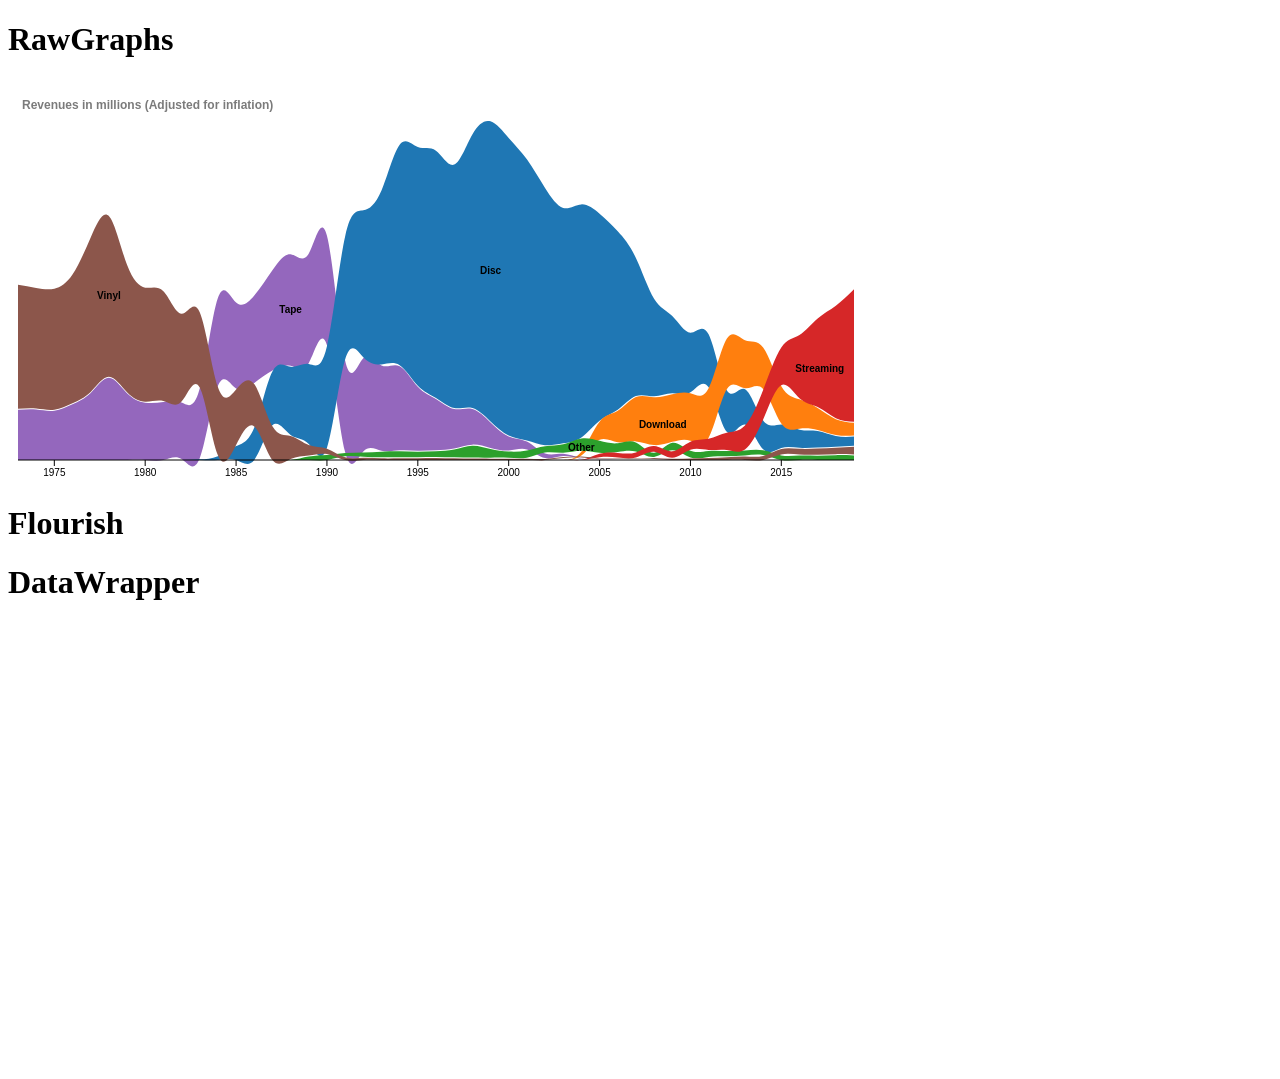
<file: index.html>
<!DOCTYPE html>
<html>
<head>
  <meta charset="utf-8">
  <meta name="viewport" content="width=device-width">
  <title>Infovis</title>
</head>

<body>

  <h1>RawGraphs</h1>

  <object type="image/svg+xml" data="./bump.svg"></object>

  <h1>Flourish</h1>

  <div class="flourish-embed flourish-chart" data-src="visualisation/29930103">
    <script src="https://public.flourish.studio/resources/embed.js"></script>
    <noscript>
      <img
        src="https://public.flourish.studio/visualisation/29930103/thumbnail"
        width="100%"
        alt="chart visualization"
      />
    </noscript>
  </div>
  <h1>DataWrapper</h1>
  <div style="min-height:449px" id="datawrapper-vis-kWV86"><script type="text/javascript" defer src="https://datawrapper.dwcdn.net/kWV86/embed.js" charset="utf-8" data-target="#datawrapper-vis-kWV86"></script><noscript><img src="https://datawrapper.dwcdn.net/kWV86/full.png" alt="male &amp;amp; female preferences for pizza toppings (Range Plot)" /></noscript></div>

</body>
</html>
</file>
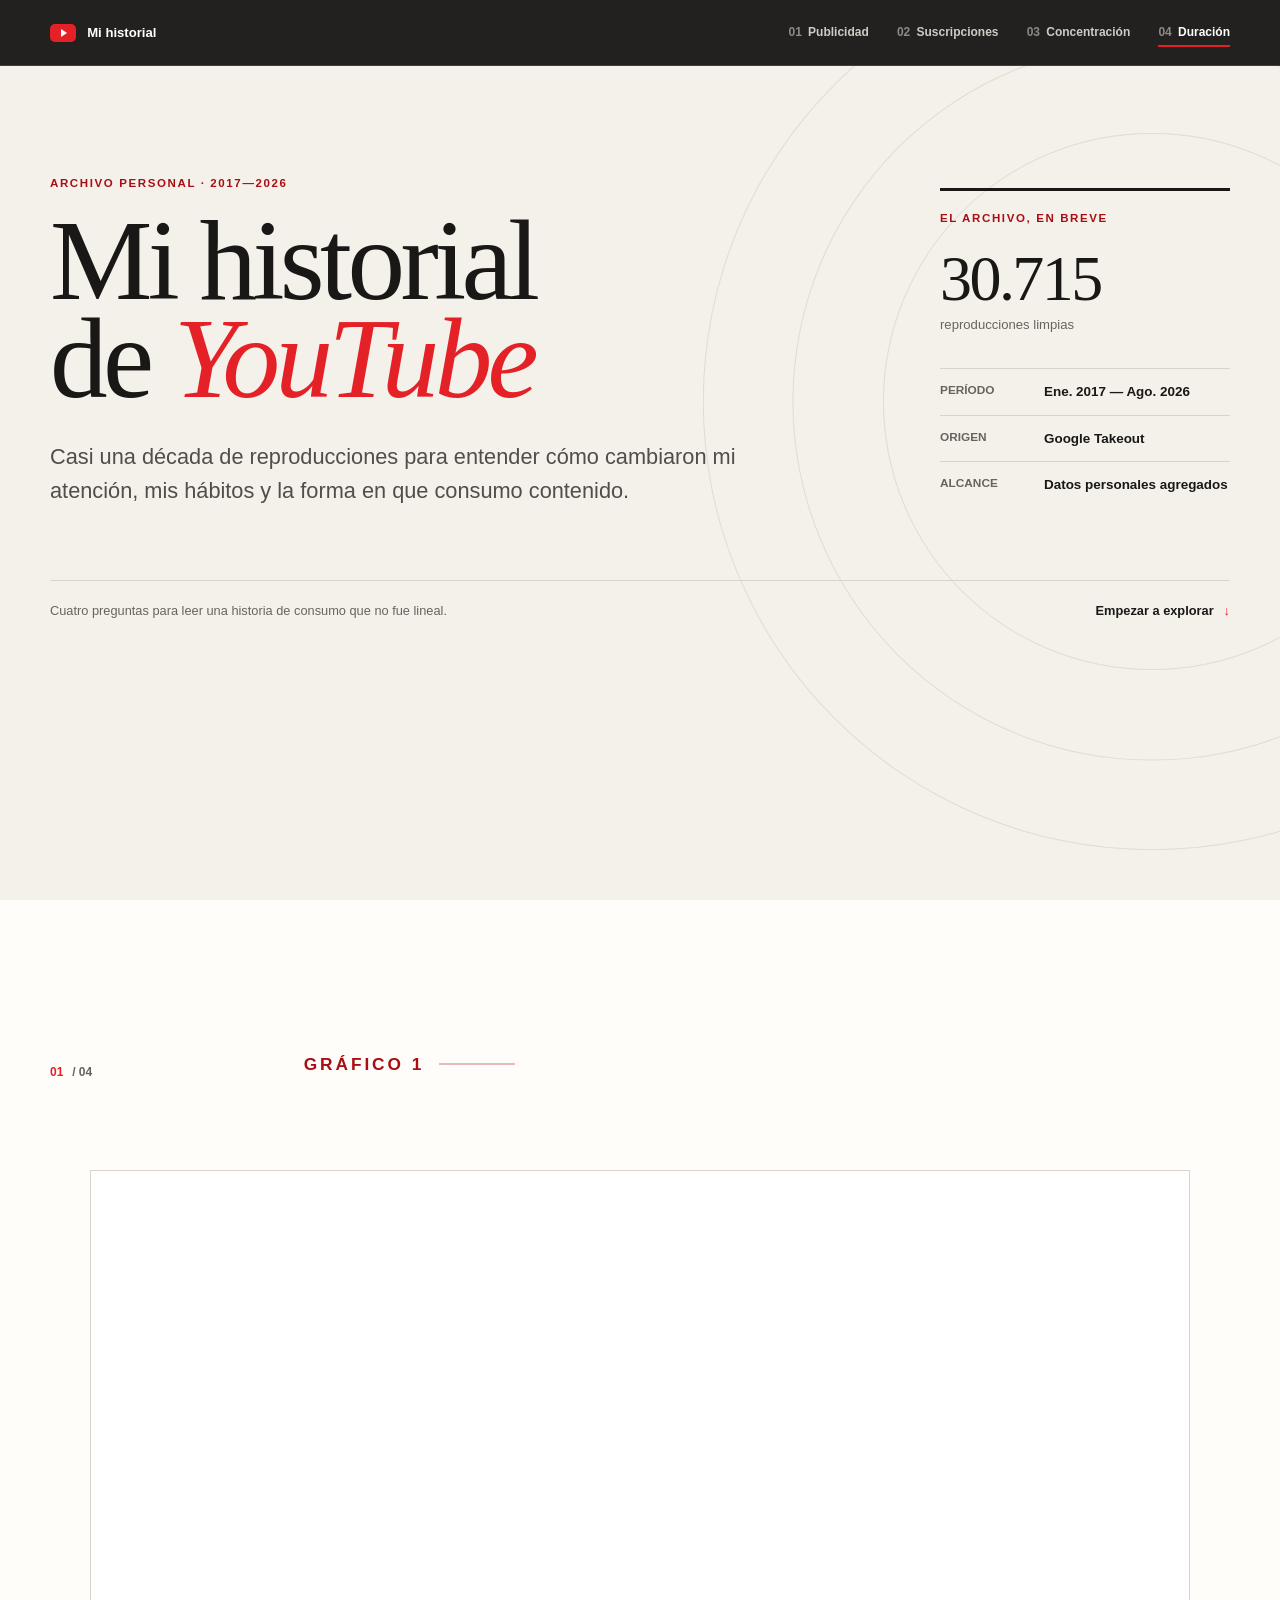
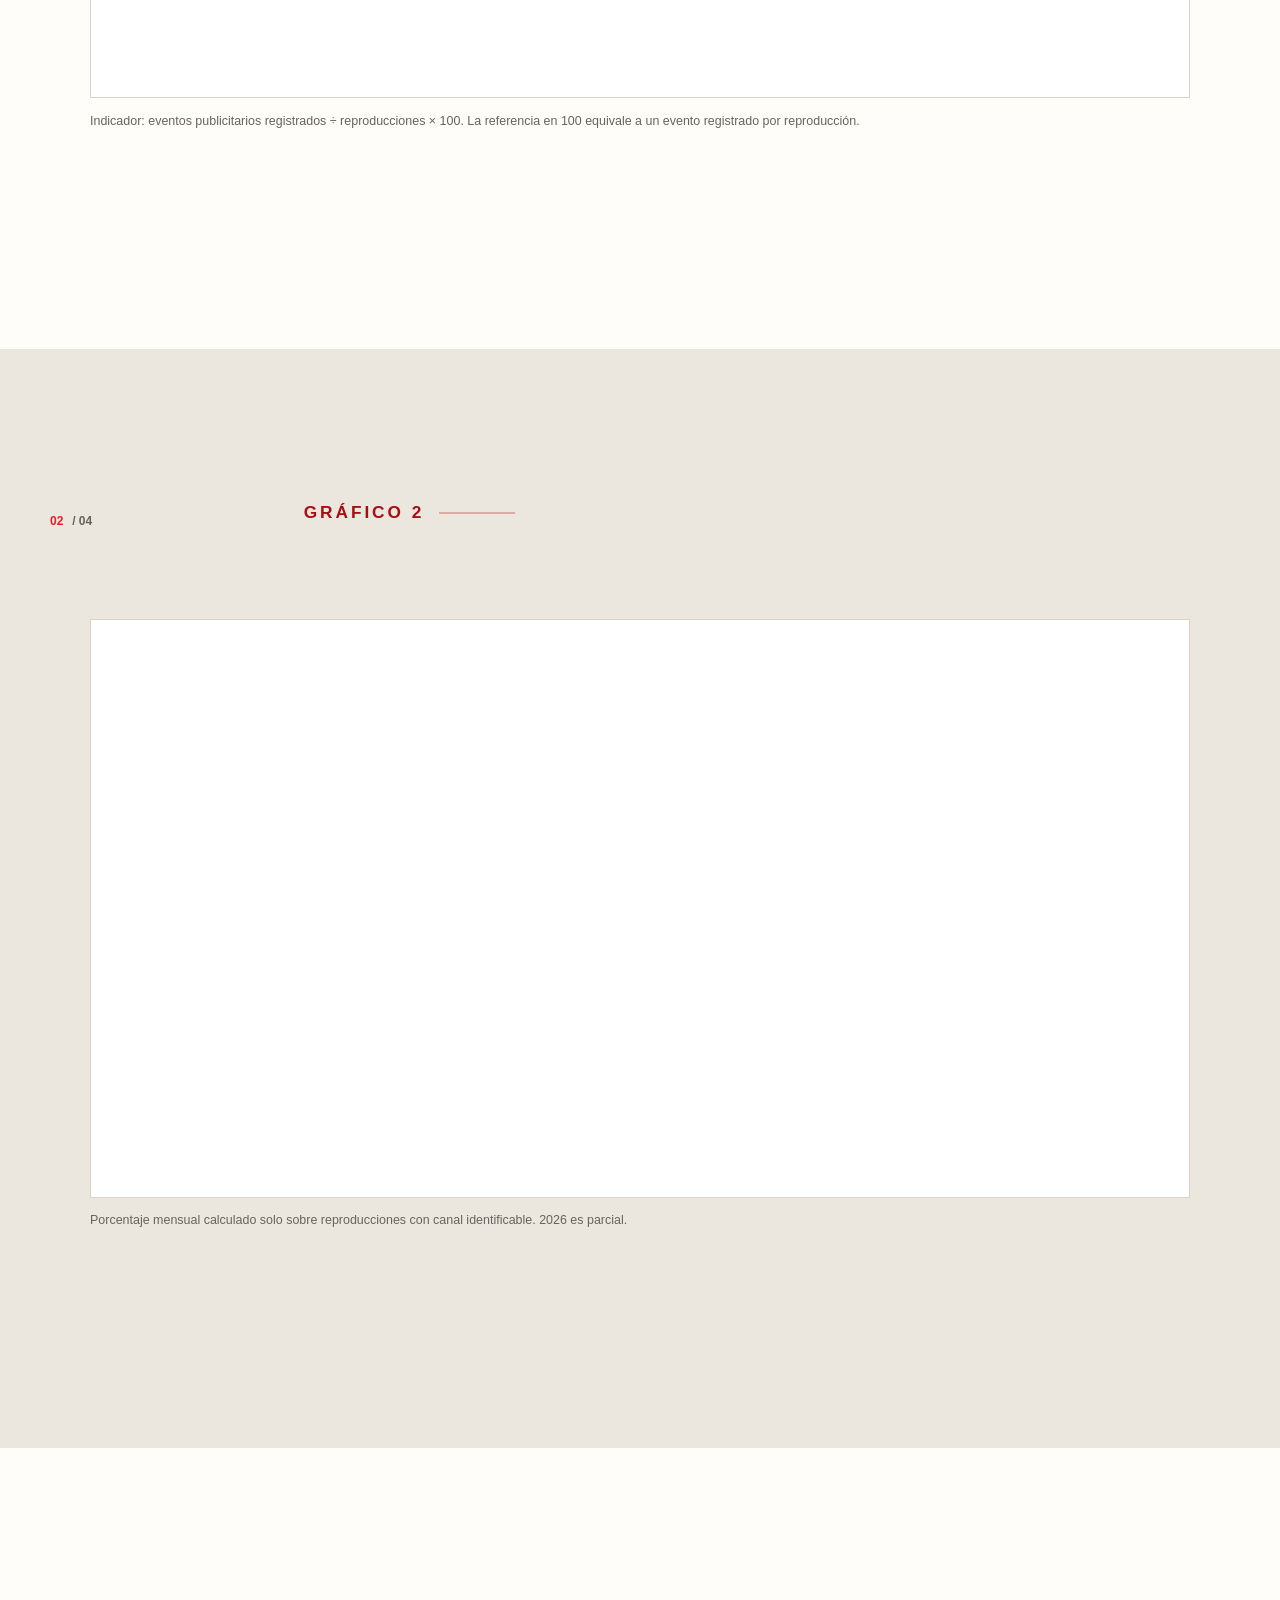
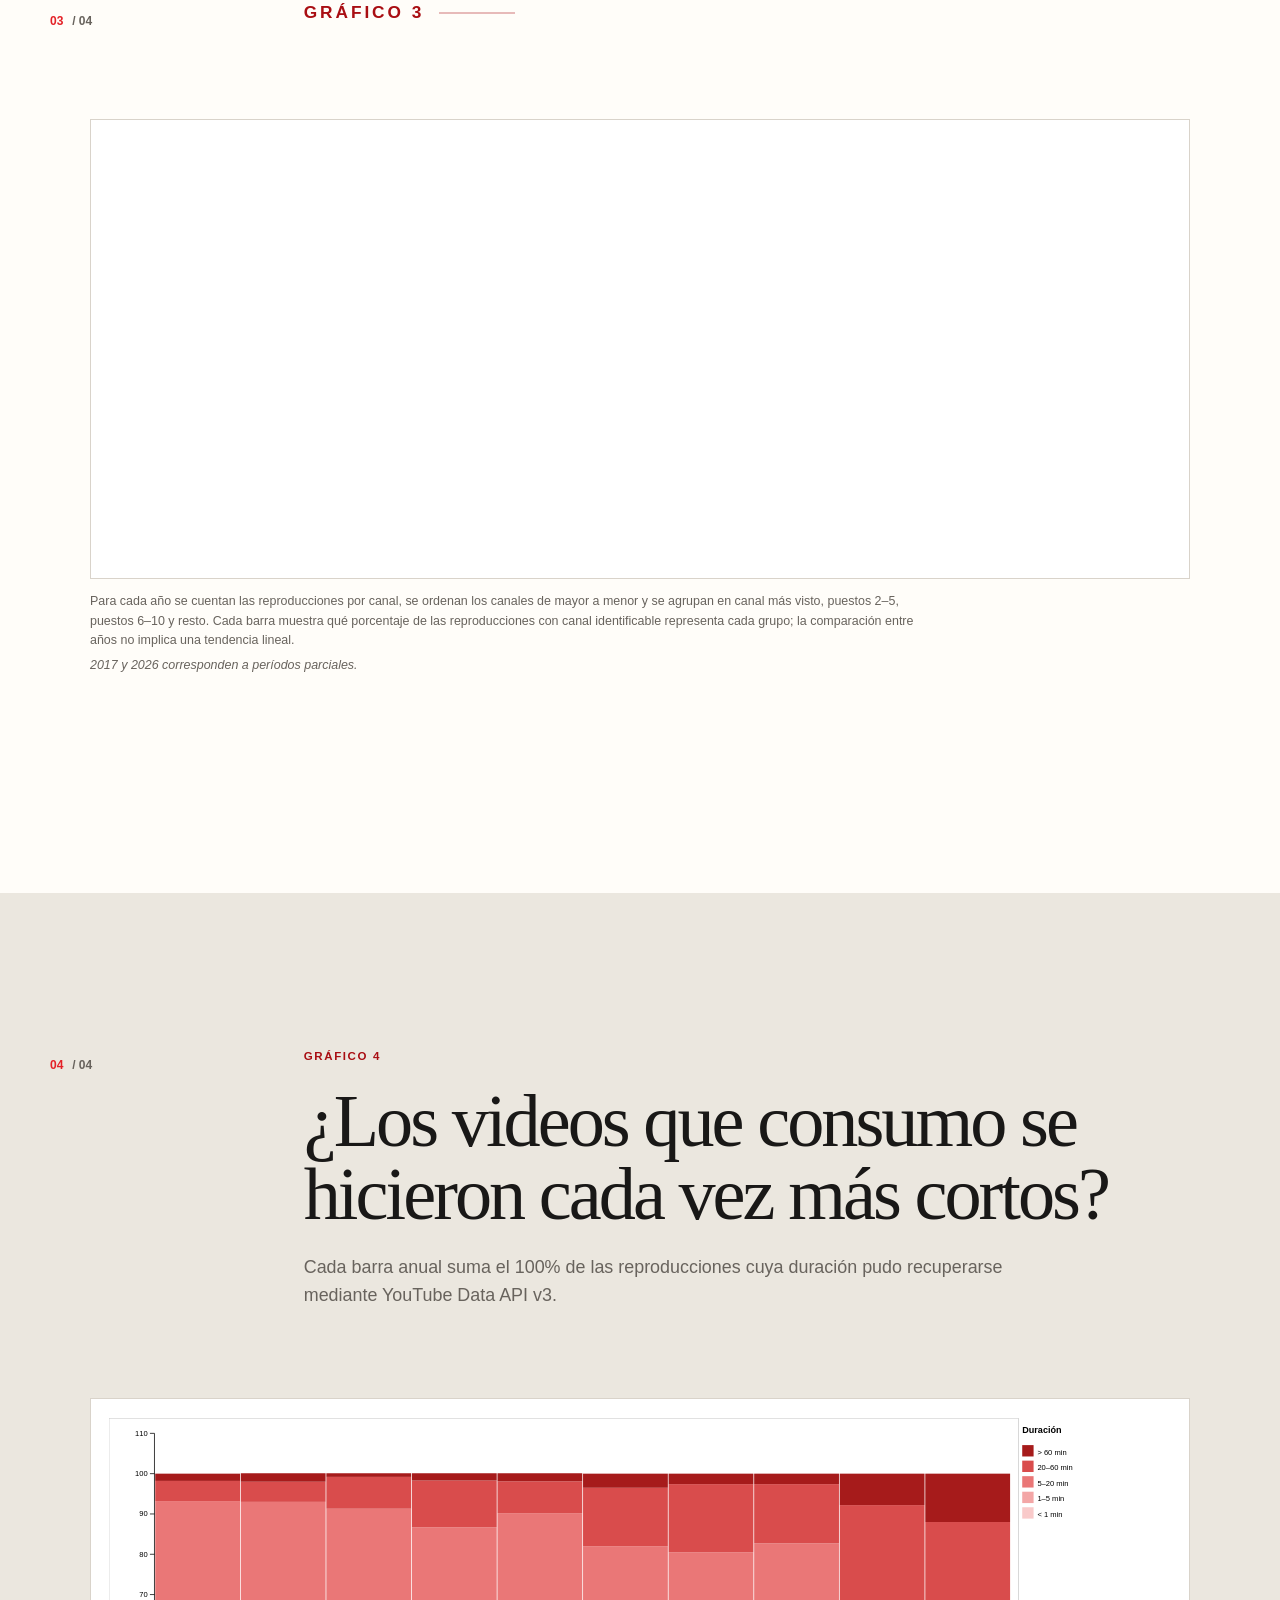
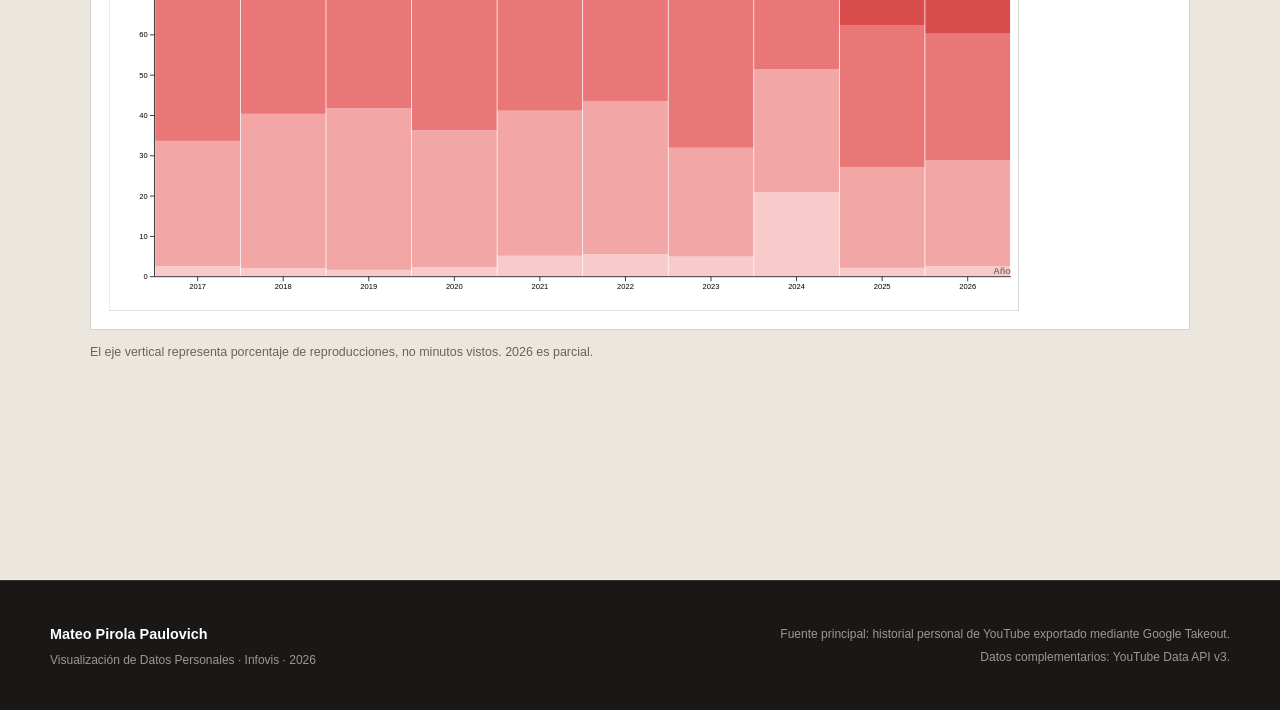
<file: tp-datospersonales/index.html>
<!doctype html>
<html lang="es">
  <head>
    <meta charset="utf-8">
    <meta name="viewport" content="width=device-width, initial-scale=1">
    <meta
      name="description"
      content="Una exploración visual del historial personal de YouTube de Mateo Pirola Paulovich entre 2017 y 2026."
    >
    <meta name="theme-color" content="#f4f1eb">
    <title>Mi historial de YouTube — Mateo Pirola Paulovich</title>
    <link rel="icon" href="./assets/favicon.svg" type="image/svg+xml">
    <link rel="stylesheet" href="./styles.css">
    <script src="./script.js" defer></script>
  </head>

  <body>
    <a class="skip-link" href="#contenido">Saltar al contenido</a>
    <div class="reading-progress" aria-hidden="true"><span></span></div>

    <nav class="site-nav" aria-label="Navegación principal">
      <div class="nav-inner">
        <a class="nav-brand" href="#inicio" aria-label="Volver al inicio">
          <span class="brand-mark" aria-hidden="true"></span>
          <span>Mi historial</span>
        </a>
        <div class="nav-links" aria-label="Índice de visualizaciones">
          <a href="#publicidad"><span>01</span> Publicidad</a>
          <a href="#suscripciones"><span>02</span> Suscripciones</a>
          <a href="#concentracion"><span>03</span> Concentración</a>
          <a href="#duracion"><span>04</span> Duración</a>
        </div>
      </div>
    </nav>

    <header class="hero" id="inicio">
      <div class="hero-grid page-width">
        <div class="hero-copy reveal">
          <p class="eyebrow">Archivo personal · 2017—2026</p>
          <h1>Mi historial<br>de <em>YouTube</em></h1>
          <p class="hero-lede">
            Casi una década de reproducciones para entender cómo cambiaron mi atención,
            mis hábitos y la forma en que consumo contenido.
          </p>
        </div>

        <aside class="hero-summary reveal" aria-label="Resumen del conjunto de datos">
          <p class="summary-label">El archivo, en breve</p>
          <div class="summary-stat">
            <strong>30.715</strong>
            <span>reproducciones limpias</span>
          </div>
          <dl>
            <div>
              <dt>Período</dt>
              <dd>Ene. 2017 — Ago. 2026</dd>
            </div>
            <div>
              <dt>Origen</dt>
              <dd>Google Takeout</dd>
            </div>
            <div>
              <dt>Alcance</dt>
              <dd>Datos personales agregados</dd>
            </div>
          </dl>
        </aside>
      </div>

      <div class="hero-foot page-width reveal">
        <p>Cuatro preguntas para leer una historia de consumo que no fue lineal.</p>
        <a href="#publicidad">Empezar a explorar <span aria-hidden="true">↓</span></a>
      </div>
    </header>

    <main id="contenido">
      <section class="story-section" id="publicidad" aria-labelledby="publicidad-title">
        <div class="page-width">
          <header class="section-header reveal">
            <div class="section-index" aria-hidden="true">
              <span>01</span><span>/ 04</span>
            </div>
            <div class="section-intro">
              <h2 class="section-label graph-label" id="publicidad-title">Gráfico 1</h2>
            </div>
          </header>

          <figure class="visualization reveal">
            <div class="chart-shell datawrapper-shell">
              <div style="min-height:489px" id="datawrapper-vis-jAx9u">
                <script
                  type="text/javascript"
                  defer
                  src="https://datawrapper.dwcdn.net/jAx9u/embed.js"
                  charset="utf-8"
                  data-target="#datawrapper-vis-jAx9u"
                ></script>
                <noscript>
                  <img
                    src="https://datawrapper.dwcdn.net/jAx9u/full.png"
                    alt="¿Cuántos eventos publicitarios registra YouTube por cada 100 reproducciones? (Line chart)"
                  >
                </noscript>
              </div>
            </div>
            <figcaption>
              Indicador: eventos publicitarios registrados ÷ reproducciones × 100.
              La referencia en 100 equivale a un evento registrado por reproducción.
            </figcaption>
          </figure>

        </div>
      </section>

      <section class="story-section story-section--tinted" id="suscripciones" aria-labelledby="suscripciones-title">
        <div class="page-width">
          <header class="section-header reveal">
            <div class="section-index" aria-hidden="true">
              <span>02</span><span>/ 04</span>
            </div>
            <div class="section-intro">
              <h2 class="section-label graph-label" id="suscripciones-title">Gráfico 2</h2>
            </div>
          </header>

          <figure class="visualization reveal">
            <div class="chart-shell flourish-shell">
              <div class="flourish-embed flourish-heatmap" data-src="visualisation/30380470">
                <script src="https://public.flourish.studio/resources/embed.js"></script>
                <noscript>
                  <img
                    src="https://public.flourish.studio/visualisation/30380470/thumbnail"
                    width="100%"
                    alt="Mapa de calor mensual del consumo en canales que forman parte de las suscripciones actuales."
                  >
                </noscript>
              </div>
            </div>
            <figcaption>
              Porcentaje mensual calculado solo sobre reproducciones con canal identificable. 2026 es parcial.
            </figcaption>
          </figure>

        </div>
      </section>

      <section class="story-section" id="concentracion" aria-labelledby="concentracion-title">
        <div class="page-width">
          <header class="section-header reveal">
            <div class="section-index" aria-hidden="true">
              <span>03</span><span>/ 04</span>
            </div>
            <div class="section-intro">
              <h2 class="section-label graph-label" id="concentracion-title">Gráfico 3</h2>
            </div>
          </header>

          <figure class="visualization reveal">
            <div class="chart-shell tableau-shell">
              <div class='tableauPlaceholder' id='viz1791175758878' style='position: relative'><noscript><a href='#'><img alt='¿Mi consumo de YouTube se volvió más concentrado en pocos canales? ' src='https:&#47;&#47;public.tableau.com&#47;static&#47;images&#47;Co&#47;ConcentracionanualconsumoYouTube-MateoPirola&#47;MiconsumodeYouTubesevolvimsconcentradoenpocoscanales&#47;1_rss.png' style='border: none' /></a></noscript><object class='tableauViz' style='display:none;'><param name='host_url' value='https%3A%2F%2Fpublic.tableau.com%2F' /><param name='embed_code_version' value='3' /><param name='site_root' value='' /><param name='name' value='ConcentracionanualconsumoYouTube-MateoPirola&#47;MiconsumodeYouTubesevolvimsconcentradoenpocoscanales' /><param name='tabs' value='no' /><param name='toolbar' value='yes' /><param name='static_image' value='https:&#47;&#47;public.tableau.com&#47;static&#47;images&#47;Co&#47;ConcentracionanualconsumoYouTube-MateoPirola&#47;MiconsumodeYouTubesevolvimsconcentradoenpocoscanales&#47;1.png' /><param name='animate_transition' value='yes' /><param name='display_static_image' value='yes' /><param name='display_spinner' value='yes' /><param name='display_overlay' value='yes' /><param name='display_count' value='yes' /><param name='language' value='es-ES' /></object></div>
              <script type='text/javascript'>
                var divElement = document.getElementById('viz1791175758878');
                var vizElement = divElement.getElementsByTagName('object')[0];
                // Altura responsive alrededor del embed oficial: proporción 4:3 con mínimo legible en mobile.
                var tableauHeight = function () {
                  var width = divElement.offsetWidth;
                  return Math.round(width < 640 ? Math.max(width * 1.25, 460) : Math.min(width * 0.75, 820)) + 'px';
                };

                vizElement.style.width = '100%';
                vizElement.style.height = tableauHeight();

                var scriptElement = document.createElement('script');
                scriptElement.src = 'https://public.tableau.com/javascripts/api/viz_v1.js';
                vizElement.parentNode.insertBefore(scriptElement, vizElement);
              </script>
            </div>
            <figcaption>
              Para cada año se cuentan las reproducciones por canal, se ordenan los canales de mayor a menor
              y se agrupan en canal más visto, puestos 2–5, puestos 6–10 y resto. Cada barra muestra qué
              porcentaje de las reproducciones con canal identificable representa cada grupo; la comparación
              entre años no implica una tendencia lineal.
              <span class="figcaption-note">2017 y 2026 corresponden a períodos parciales.</span>
            </figcaption>
          </figure>

        </div>
      </section>

      <section class="story-section story-section--tinted" id="duracion" aria-labelledby="duracion-title">
        <div class="page-width">
          <header class="section-header reveal">
            <div class="section-index" aria-hidden="true">
              <span>04</span><span>/ 04</span>
            </div>
            <div class="section-intro">
              <p class="section-label">Gráfico 4</p>
              <h2 id="duracion-title">¿Los videos que consumo se hicieron cada vez más cortos?</h2>
              <p>
                Cada barra anual suma el 100% de las reproducciones cuya duración pudo recuperarse
                mediante YouTube Data API v3.
              </p>
            </div>
          </header>

          <figure class="visualization reveal">
            <div class="chart-shell local-chart-shell">
              <div class="svg-chart-wrapper">
                <object
                  data="./assets/stacked.svg"
                  type="image/svg+xml"
                  class="svg-chart"
                  aria-label="Distribución anual de mis reproducciones según duración de los videos"
                >
                  <p>No se pudo cargar la visualización SVG.</p>
                </object>
              </div>
            </div>
            <figcaption>
              El eje vertical representa porcentaje de reproducciones, no minutos vistos. 2026 es parcial.
            </figcaption>
          </figure>

        </div>
      </section>

    </main>

    <footer class="site-footer">
      <div class="page-width footer-grid">
        <div>
          <strong>Mateo Pirola Paulovich</strong>
          <p>Visualización de Datos Personales · Infovis · 2026</p>
        </div>
        <div class="footer-sources">
          <p>Fuente principal: historial personal de YouTube exportado mediante Google Takeout.</p>
          <p>Datos complementarios: YouTube Data API v3.</p>
        </div>
      </div>
    </footer>

  </body>
</html>
</file>
<file: tp-datospersonales/styles.css>
:root {
  color-scheme: light;
  --paper: #f4f1eb;
  --paper-deep: #ebe7df;
  --surface: #fffdf9;
  --ink: #191817;
  --muted: #68635d;
  --line: #d9d3ca;
  --accent: #e42127;
  --accent-dark: #a90e13;
  --display: "Iowan Old Style", "Palatino Linotype", "Book Antiqua", Georgia, serif;
  --sans: Inter, ui-sans-serif, -apple-system, BlinkMacSystemFont, "Segoe UI", sans-serif;
  --page: 1180px;
  --text: 760px;
  --nav-height: 66px;
}

*,
*::before,
*::after {
  box-sizing: border-box;
}

html {
  scroll-behavior: smooth;
  scroll-padding-top: calc(var(--nav-height) + 26px);
}

body {
  margin: 0;
  overflow-x: hidden;
  background: var(--paper);
  color: var(--ink);
  font-family: var(--sans);
  line-height: 1.6;
  -webkit-font-smoothing: antialiased;
}

img,
iframe {
  display: block;
  max-width: 100%;
}

a {
  color: inherit;
}

a:focus-visible,
summary:focus-visible {
  outline: 3px solid rgba(228, 33, 39, 0.45);
  outline-offset: 4px;
}

h1,
h2,
h3,
p,
dl,
dd,
figure {
  margin-top: 0;
}

.page-width {
  width: min(calc(100% - 48px), var(--page));
  margin-inline: auto;
}

.skip-link {
  position: fixed;
  z-index: 100;
  top: 12px;
  left: 12px;
  padding: 0.65rem 0.9rem;
  transform: translateY(-150%);
  background: var(--ink);
  color: white;
  text-decoration: none;
}

.skip-link:focus {
  transform: translateY(0);
}

.reading-progress {
  position: fixed;
  z-index: 90;
  top: 0;
  left: 0;
  width: 100%;
  height: 3px;
  pointer-events: none;
}

.reading-progress span {
  display: block;
  width: 100%;
  height: 100%;
  transform: scaleX(0);
  transform-origin: left;
  background: var(--accent);
}

.site-nav {
  position: sticky;
  z-index: 80;
  top: 0;
  height: var(--nav-height);
  border-bottom: 1px solid rgba(255, 255, 255, 0.13);
  background: rgba(25, 24, 23, 0.96);
  color: white;
  backdrop-filter: blur(12px);
}

.nav-inner {
  display: flex;
  width: min(calc(100% - 48px), var(--page));
  height: 100%;
  margin-inline: auto;
  align-items: center;
  justify-content: space-between;
  gap: 2rem;
}

.nav-brand {
  display: inline-flex;
  flex: 0 0 auto;
  align-items: center;
  gap: 0.7rem;
  font-size: 0.82rem;
  font-weight: 750;
  text-decoration: none;
}

.brand-mark {
  position: relative;
  width: 26px;
  height: 18px;
  border-radius: 5px;
  background: var(--accent);
}

.brand-mark::after {
  content: "";
  position: absolute;
  top: 5px;
  left: 11px;
  border-top: 4px solid transparent;
  border-bottom: 4px solid transparent;
  border-left: 6px solid white;
}

.nav-links {
  display: flex;
  overflow-x: auto;
  align-items: center;
  gap: clamp(1rem, 2.2vw, 2rem);
  scrollbar-width: none;
}

.nav-links::-webkit-scrollbar {
  display: none;
}

.nav-links a {
  position: relative;
  flex: 0 0 auto;
  padding-block: 1.2rem;
  color: #cfcbc5;
  font-size: 0.75rem;
  font-weight: 700;
  text-decoration: none;
  transition: color 180ms ease;
}

.nav-links a::after {
  content: "";
  position: absolute;
  right: 0;
  bottom: 0.92rem;
  left: 0;
  height: 2px;
  transform: scaleX(0);
  transform-origin: left;
  background: var(--accent);
  transition: transform 180ms ease;
}

.nav-links a:hover,
.nav-links a.is-active {
  color: white;
}

.nav-links a.is-active::after {
  transform: scaleX(1);
}

.nav-links span {
  margin-right: 0.18rem;
  color: #8e8982;
  font-variant-numeric: tabular-nums;
}

.hero {
  position: relative;
  min-height: calc(100svh - var(--nav-height));
  overflow: hidden;
  background: var(--paper);
}

.hero::after {
  content: "";
  position: absolute;
  z-index: 0;
  top: 8%;
  right: -11vw;
  width: min(42vw, 620px);
  aspect-ratio: 1;
  border: 1px solid var(--line);
  border-radius: 50%;
  box-shadow:
    0 0 0 7vw var(--paper),
    0 0 0 calc(7vw + 1px) var(--line),
    0 0 0 14vw var(--paper),
    0 0 0 calc(14vw + 1px) var(--line);
  opacity: 0.7;
}

.hero-grid {
  position: relative;
  z-index: 1;
  display: grid;
  grid-template-columns: minmax(0, 1.5fr) minmax(290px, 0.55fr);
  gap: clamp(3rem, 8vw, 8rem);
  align-items: end;
  padding-block: clamp(5rem, 12vh, 9.5rem) clamp(4rem, 8vh, 6.5rem);
}

.eyebrow,
.section-label,
.summary-label,
.insight-tag {
  margin-bottom: 1.25rem;
  color: var(--accent-dark);
  font-size: 0.72rem;
  font-weight: 850;
  letter-spacing: 0.14em;
  text-transform: uppercase;
}

h1,
h2 {
  font-family: var(--display);
  font-weight: 500;
  letter-spacing: -0.04em;
}

h1 {
  max-width: 830px;
  margin-bottom: 2rem;
  font-size: clamp(4rem, 9vw, 8.2rem);
  line-height: 0.85;
}

h1 em {
  color: var(--accent);
  font-weight: inherit;
}

.hero-lede {
  max-width: 700px;
  margin-bottom: 0;
  color: #514d48;
  font-size: clamp(1.05rem, 1.7vw, 1.38rem);
  line-height: 1.55;
}

.hero-summary {
  position: relative;
  padding-top: 1.1rem;
  border-top: 3px solid var(--ink);
}

.summary-stat {
  display: grid;
  gap: 0.15rem;
  margin-bottom: 2.1rem;
}

.summary-stat strong {
  font-family: var(--display);
  font-size: clamp(2.8rem, 5vw, 4.5rem);
  font-weight: 500;
  line-height: 1;
  letter-spacing: -0.04em;
  font-variant-numeric: tabular-nums;
}

.summary-stat span {
  color: var(--muted);
  font-size: 0.82rem;
}

.hero-summary dl {
  margin-bottom: 0;
}

.hero-summary dl div {
  display: grid;
  grid-template-columns: 88px 1fr;
  gap: 1rem;
  padding-block: 0.75rem;
  border-top: 1px solid var(--line);
}

.hero-summary dt {
  color: var(--muted);
  font-size: 0.74rem;
  font-weight: 750;
  text-transform: uppercase;
}

.hero-summary dd {
  margin: 0;
  font-size: 0.84rem;
  font-weight: 650;
}

.hero-foot {
  position: relative;
  z-index: 1;
  display: flex;
  justify-content: space-between;
  gap: 2rem;
  align-items: center;
  padding-block: 1.25rem;
  border-top: 1px solid var(--line);
  color: var(--muted);
  font-size: 0.8rem;
}

.hero-foot p {
  margin-bottom: 0;
}

.hero-foot a {
  flex: 0 0 auto;
  color: var(--ink);
  font-weight: 750;
  text-decoration: none;
}

.hero-foot a span {
  margin-left: 0.4rem;
  color: var(--accent);
}

.story-section {
  padding-block: clamp(6rem, 12vw, 10rem);
  background: var(--surface);
}

.story-section--tinted {
  background: var(--paper-deep);
}

.section-header {
  display: grid;
  grid-template-columns: minmax(110px, 0.34fr) minmax(0, 1.66fr);
  gap: clamp(1.5rem, 5vw, 5rem);
  margin-bottom: clamp(3rem, 7vw, 5.5rem);
}

.section-index {
  display: flex;
  gap: 0.55rem;
  align-items: start;
  padding-top: 0.6rem;
  font-size: 0.75rem;
  font-weight: 750;
  font-variant-numeric: tabular-nums;
}

.section-index span:first-child {
  color: var(--accent);
}

.section-index span:last-child {
  color: var(--muted);
}

.section-intro {
  max-width: 940px;
}

.section-intro h2,
.methodology-header h2,
.data-access h2 {
  margin-bottom: 1.4rem;
  font-size: clamp(2.6rem, 5.8vw, 5.8rem);
  line-height: 0.98;
}

.section-intro h2.graph-label {
  display: flex;
  gap: 0.9rem;
  align-items: center;
  margin-bottom: 0;
  color: var(--accent-dark);
  font-family: var(--sans);
  font-size: clamp(1rem, 1.35vw, 1.2rem);
  font-weight: 850;
  line-height: 1.25;
  letter-spacing: 0.17em;
  text-transform: uppercase;
}

.section-intro h2.graph-label::after {
  content: "";
  width: clamp(2.5rem, 6vw, 5rem);
  height: 2px;
  background: currentColor;
  opacity: 0.28;
}

.section-intro > p:last-child,
.methodology-header > p:last-child,
.data-access-grid > div:last-child > p {
  max-width: var(--text);
  margin-bottom: 0;
  color: var(--muted);
  font-size: clamp(1rem, 1.4vw, 1.18rem);
}

.visualization {
  margin-bottom: clamp(2.5rem, 6vw, 4rem);
}

.chart-shell {
  overflow: hidden;
  padding: clamp(0.5rem, 1.5vw, 1.15rem);
  border: 1px solid var(--line);
  background: white;
}

.chart-shell img {
  width: 100%;
  height: auto;
}

.datawrapper-shell {
  min-height: 520px;
}

.flourish-shell {
  min-height: 540px;
}

.datawrapper-shell iframe {
  width: 100% !important;
  border: 0;
}

.flourish-embed,
.flourish-embed iframe {
  width: 100%;
  min-height: 540px;
  border: 0;
}

.tableau-shell {
  min-height: 460px;
}

.tableauPlaceholder,
.tableau-shell iframe {
  width: 100% !important;
  max-width: 100%;
  border: 0;
}

.svg-chart-wrapper {
  width: 100%;
}

.svg-chart {
  display: block;
  width: 100%;
  height: auto;
  aspect-ratio: 1400 / 650;
  border: 0;
}

.figcaption-note {
  display: block;
  margin-top: 0.35rem;
  font-style: italic;
}

.visualization figcaption {
  max-width: 850px;
  margin-top: 0.85rem;
  color: var(--muted);
  font-size: 0.78rem;
  line-height: 1.55;
}

.insight {
  display: grid;
  grid-template-columns: minmax(110px, 0.34fr) minmax(0, 1.1fr) minmax(230px, 0.56fr);
  gap: clamp(1.5rem, 4vw, 4rem);
  padding-block: 2rem;
  border-top: 1px solid var(--ink);
  border-bottom: 1px solid var(--line);
}

.insight-tag {
  margin-bottom: 0;
  padding-top: 0.25rem;
}

.insight-copy {
  margin-bottom: 0;
  font-family: var(--display);
  font-size: clamp(1.45rem, 2.4vw, 2.2rem);
  line-height: 1.25;
}

.insight-copy strong {
  color: var(--accent-dark);
  font-weight: 500;
}

.insight-note {
  margin-bottom: 0;
  color: var(--muted);
  font-size: 0.79rem;
}

.narrative-bridge {
  display: grid;
  grid-template-columns: minmax(110px, 0.34fr) minmax(0, 1.66fr);
  gap: clamp(1.5rem, 5vw, 5rem);
  align-items: start;
  padding-block: clamp(4rem, 8vw, 7rem);
}

.narrative-bridge span {
  color: var(--accent);
  font-size: 0.75rem;
  font-weight: 800;
}

.narrative-bridge p {
  max-width: 820px;
  margin-bottom: 0;
  font-family: var(--display);
  font-size: clamp(1.8rem, 3.8vw, 3.7rem);
  line-height: 1.12;
  letter-spacing: -0.025em;
}

.duration-insights {
  display: grid;
  grid-template-columns: repeat(2, minmax(0, 1fr));
  margin-bottom: clamp(2.5rem, 5vw, 4rem);
  border-top: 1px solid var(--ink);
  border-bottom: 1px solid var(--ink);
}

.duration-insights article {
  display: grid;
  grid-template-columns: auto minmax(0, 1fr);
  gap: clamp(1rem, 3vw, 2rem);
  align-items: center;
  padding: clamp(1.8rem, 4vw, 3rem);
}

.duration-insights article + article {
  border-left: 1px solid var(--line);
}

.duration-insights strong {
  color: var(--accent-dark);
  font-family: var(--display);
  font-size: clamp(3.2rem, 6vw, 5.8rem);
  font-weight: 500;
  line-height: 0.9;
  letter-spacing: -0.045em;
  font-variant-numeric: tabular-nums;
}

.duration-insights p {
  max-width: 250px;
  margin-bottom: 0;
  color: var(--muted);
  font-size: 0.84rem;
}

.methodology {
  padding-block: clamp(6rem, 12vw, 10rem);
  background: var(--ink);
  color: white;
}

.methodology-grid {
  display: grid;
  grid-template-columns: minmax(280px, 0.8fr) minmax(0, 1.2fr);
  gap: clamp(3rem, 8vw, 8rem);
  align-items: start;
}

.methodology-header {
  position: sticky;
  top: calc(var(--nav-height) + 2rem);
}

.methodology-header .section-label {
  color: #ff777b;
}

.methodology-header h2 {
  font-size: clamp(3rem, 5vw, 5rem);
}

.methodology-header > p:last-child {
  color: #aaa49c;
}

.methodology-details {
  border-top: 1px solid #4e4b47;
}

.methodology-details details {
  border-bottom: 1px solid #4e4b47;
}

.methodology-details summary {
  position: relative;
  display: flex;
  gap: 1.25rem;
  align-items: center;
  padding: 1.5rem 2.5rem 1.5rem 0;
  cursor: pointer;
  list-style: none;
  font-size: 1rem;
  font-weight: 750;
}

.methodology-details summary::-webkit-details-marker {
  display: none;
}

.methodology-details summary::after {
  content: "+";
  position: absolute;
  right: 0;
  color: #aaa49c;
  font-size: 1.5rem;
  font-weight: 300;
}

.methodology-details details[open] summary::after {
  content: "−";
}

.methodology-details summary span {
  color: #ff777b;
  font-size: 0.72rem;
  font-variant-numeric: tabular-nums;
}

.details-copy {
  max-width: 660px;
  padding: 0 0 1.8rem 2.7rem;
  color: #bbb6af;
  font-size: 0.88rem;
}

.details-copy p:last-child,
.details-copy ul:last-child {
  margin-bottom: 0;
}

.details-copy ul {
  padding-left: 1.1rem;
}

.data-access {
  padding-block: clamp(5rem, 9vw, 8rem);
  background: var(--paper);
}

.data-access-grid {
  display: grid;
  grid-template-columns: minmax(280px, 0.8fr) minmax(0, 1.2fr);
  gap: clamp(3rem, 8vw, 8rem);
}

.data-access h2 {
  max-width: 520px;
  font-size: clamp(2.8rem, 4.8vw, 4.8rem);
}

.download-list {
  margin: 2.2rem 0 0;
  padding: 0;
  list-style: none;
  border-top: 1px solid var(--ink);
}

.download-list li {
  border-bottom: 1px solid var(--line);
}

.download-list a {
  display: flex;
  justify-content: space-between;
  gap: 1rem;
  padding-block: 1rem;
  font-size: 0.86rem;
  font-weight: 750;
  text-decoration: none;
}

.download-list a:hover span {
  transform: translate(3px, -3px);
}

.download-list span {
  color: var(--accent);
  transition: transform 180ms ease;
}

.site-footer {
  padding-block: 2.5rem;
  border-top: 1px solid #34312e;
  background: var(--ink);
  color: white;
}

.footer-grid {
  display: grid;
  grid-template-columns: 1fr 1fr;
  gap: 2rem;
}

.site-footer strong {
  font-size: 0.9rem;
}

.site-footer p {
  margin: 0.25rem 0 0;
  color: #9d9891;
  font-size: 0.75rem;
}

.footer-sources {
  text-align: right;
}

.reveal {
  opacity: 0;
  transform: translateY(20px);
  transition:
    opacity 650ms ease,
    transform 650ms ease;
}

.reveal.is-visible {
  opacity: 1;
  transform: translateY(0);
}

@media (max-width: 900px) {
  .hero-grid,
  .methodology-grid,
  .data-access-grid {
    grid-template-columns: 1fr;
  }

  .hero-grid {
    align-items: start;
    padding-block: 5rem 4rem;
  }

  .hero-summary {
    width: min(100%, 540px);
  }

  .methodology-header {
    position: static;
  }

  .insight {
    grid-template-columns: 120px minmax(0, 1fr);
  }

  .insight-note {
    grid-column: 2;
  }

  .duration-insights article {
    grid-template-columns: 1fr;
  }
}

@media (max-width: 700px) {
  :root {
    --nav-height: 104px;
  }

  .page-width,
  .nav-inner {
    width: min(calc(100% - 28px), var(--page));
  }

  .site-nav {
    height: var(--nav-height);
  }

  .nav-inner {
    display: grid;
    grid-template-rows: 46px 58px;
    gap: 0;
    align-items: center;
  }

  .nav-links {
    width: calc(100vw - 14px);
    margin-right: -14px;
    padding-right: 20px;
    gap: 1.35rem;
  }

  .nav-links a {
    padding-block: 1rem;
  }

  .hero {
    min-height: auto;
  }

  .hero::after {
    top: 3rem;
    right: -38vw;
    width: 84vw;
  }

  .hero-grid {
    gap: 3.5rem;
    padding-block: 4rem 3.5rem;
  }

  h1 {
    font-size: clamp(3.8rem, 18vw, 5.7rem);
  }

  .hero-foot {
    align-items: flex-start;
    flex-direction: column;
    gap: 0.65rem;
  }

  .section-header,
  .narrative-bridge {
    grid-template-columns: 1fr;
    gap: 1.1rem;
  }

  .section-index {
    padding-top: 0;
  }

  .story-section {
    padding-block: 5rem;
  }

  .visualization {
    margin-inline: 0;
  }

  .chart-shell {
    margin-inline: -14px;
    padding: 0.45rem;
    border-right: 0;
    border-left: 0;
  }

  .datawrapper-shell {
    min-height: 500px;
  }

  .flourish-shell {
    min-height: 520px;
  }

  .flourish-embed,
  .flourish-embed iframe {
    min-height: 500px;
  }

  .local-chart-shell {
    padding: 0.7rem 0.45rem 1rem;
  }

  .insight {
    grid-template-columns: 1fr;
    gap: 1rem;
  }

  .insight-note {
    grid-column: auto;
  }

  .narrative-bridge {
    padding-block: 4.5rem;
  }

  .duration-insights {
    grid-template-columns: 1fr;
  }

  .duration-insights article {
    grid-template-columns: minmax(120px, auto) 1fr;
  }

  .duration-insights article + article {
    border-top: 1px solid var(--line);
    border-left: 0;
  }

  .footer-grid {
    grid-template-columns: 1fr;
  }

  .footer-sources {
    text-align: left;
  }
}

@media (max-width: 440px) {
  .hero-summary dl div {
    grid-template-columns: 74px 1fr;
  }

  .duration-insights article {
    grid-template-columns: 1fr;
  }
}

@media (prefers-reduced-motion: reduce) {
  html {
    scroll-behavior: auto;
  }

  *,
  *::before,
  *::after {
    scroll-behavior: auto !important;
    transition-duration: 0.01ms !important;
    animation-duration: 0.01ms !important;
    animation-iteration-count: 1 !important;
  }

  .reveal {
    opacity: 1;
    transform: none;
  }
}
</file>
